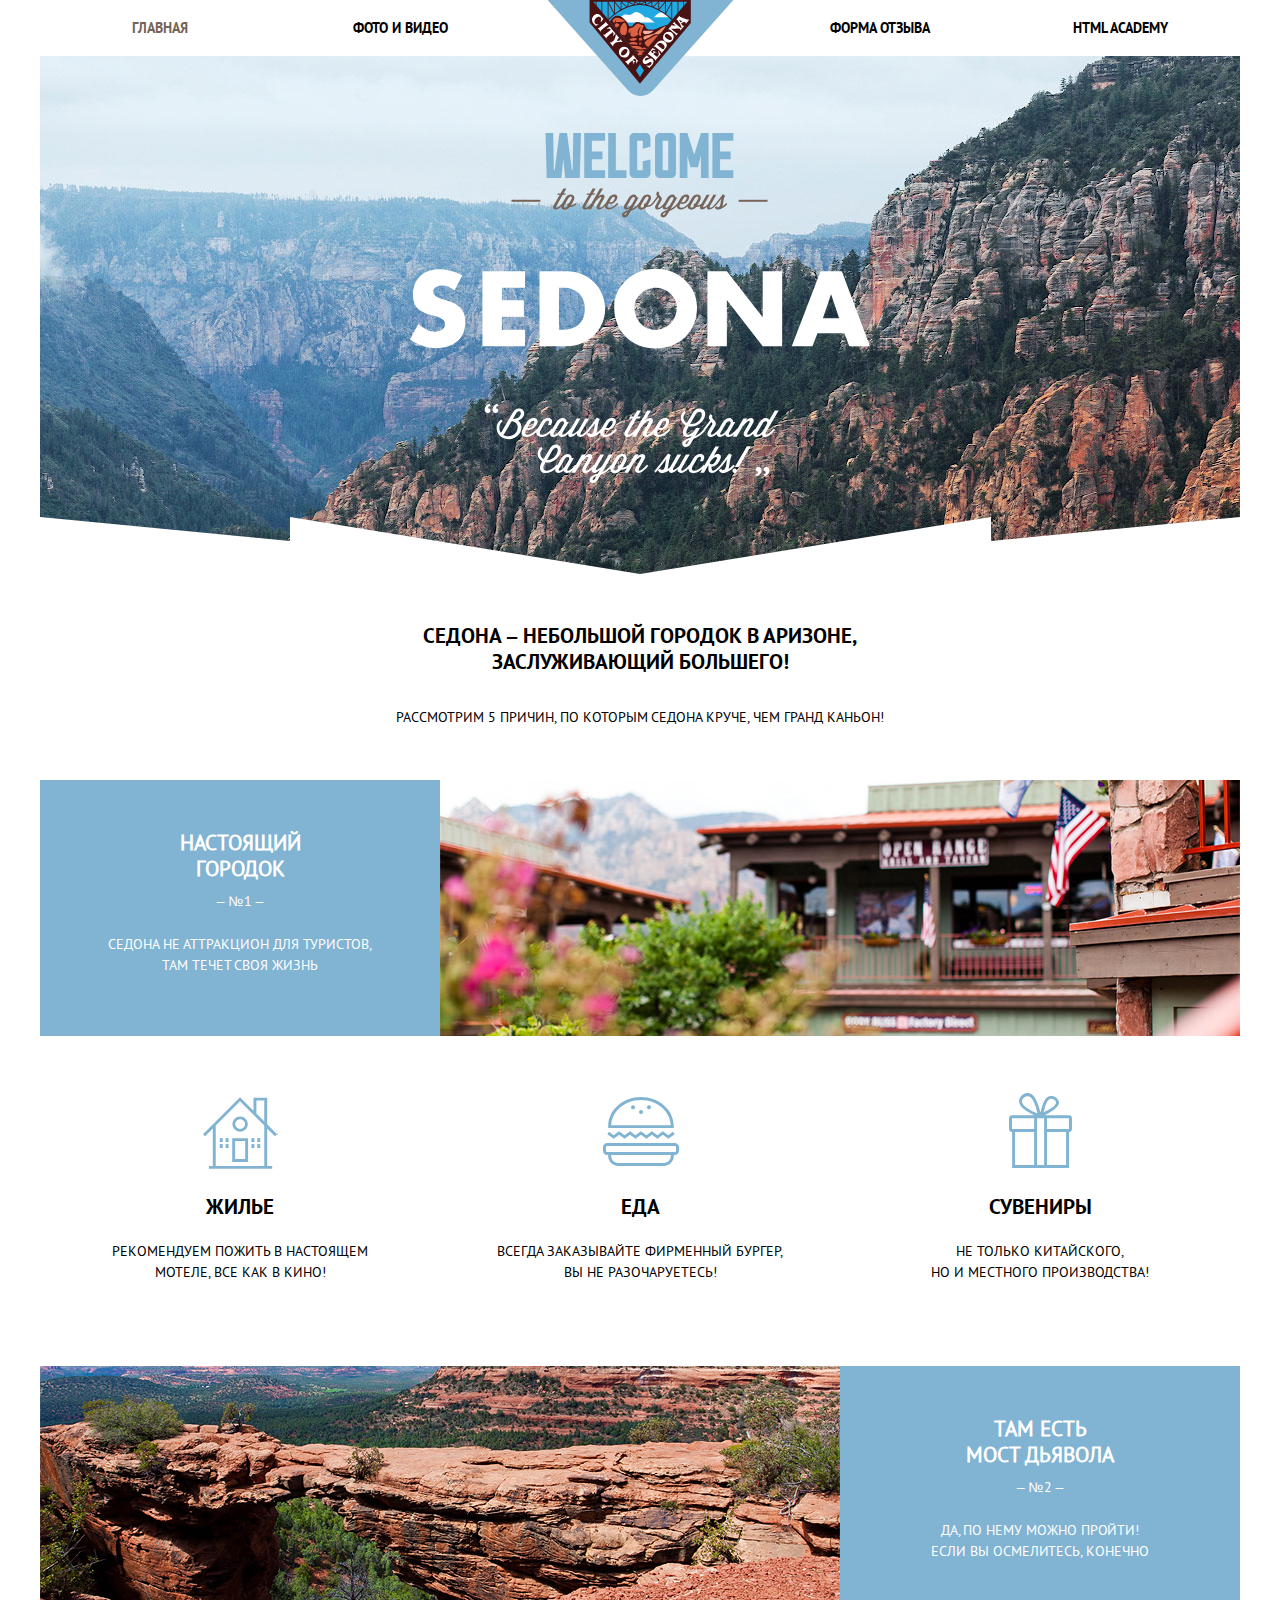
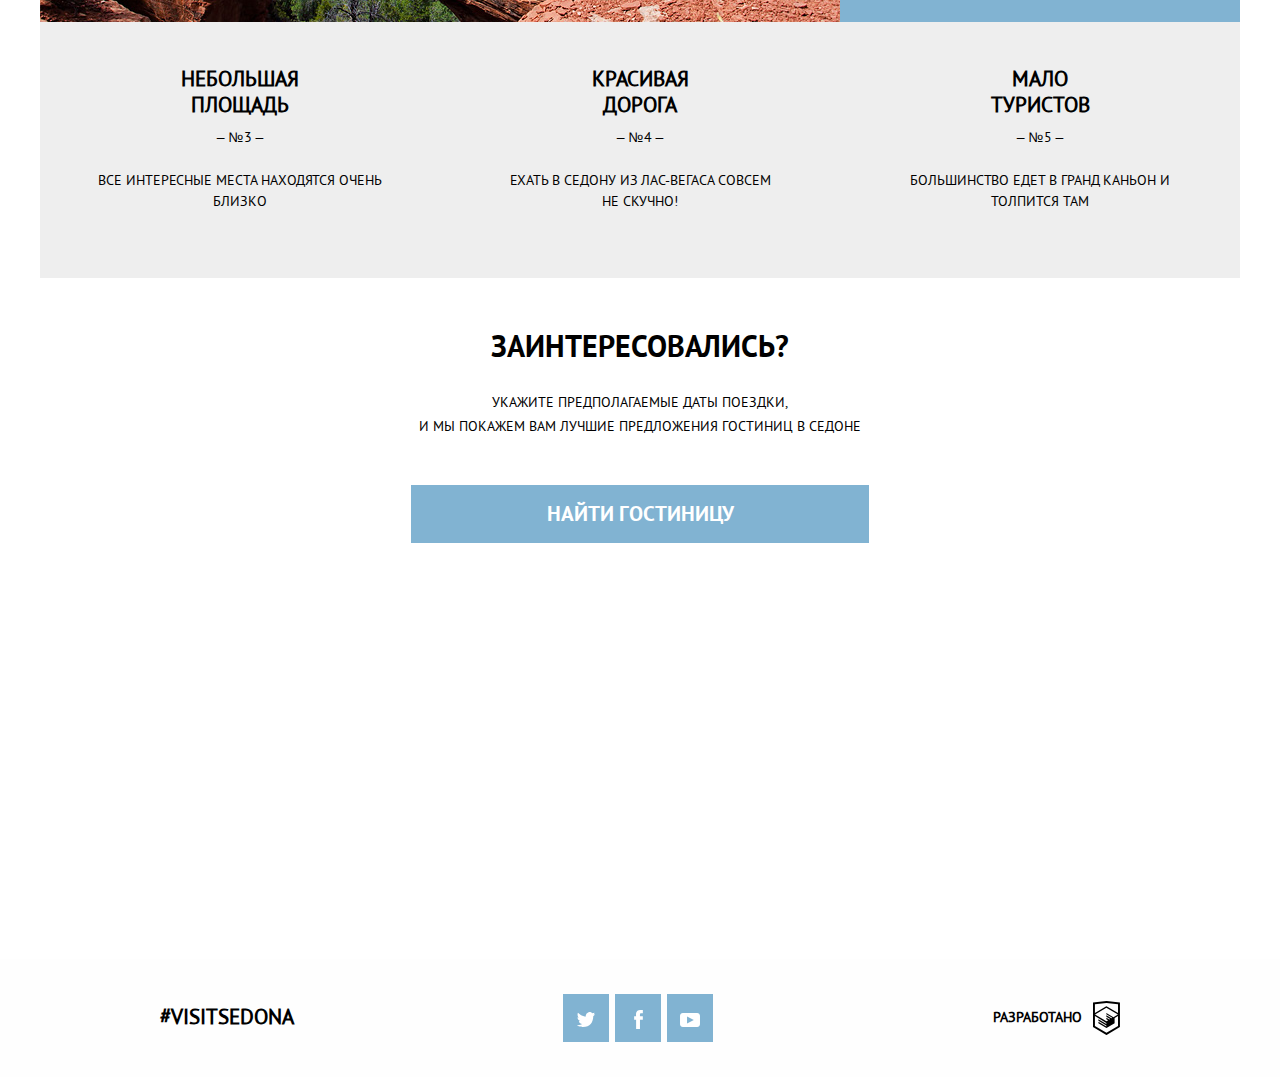
<file: index.html>
<!DOCTYPE html>
<html lang="ru">
  <head>
    <meta charset="utf-8">
    <title>HTML Academy: Седона</title>
    <link href="css/normalize.css" rel="stylesheet">
    <link href="css/style-min.css" rel="stylesheet">
    <meta name="viewport" content="width=device-width, initial-scale=1">
  </head>
  <body>
    <svg style="display: none;">
      <symbol id="academy-icon" viewBox="0 0 26.943 34.09">
        <path d="M13.62,0.017L13.472,0L0,1.412v24.661l13.473,8.017l13.43-7.99l0.042-0.025V1.412L13.62,0.017z M25.019,12.127L13.495,5.334 L13.494,5.23l-0.087,0.05l-0.088-0.056v0.109L1.925,12.118V3.147l11.548-1.212l11.547,1.212V12.127z M13.405,6.787L24.923,13.5 l-4.479,2.64l-7.093-4.221l-0.014,1.415l5.904,3.513l-0.86,0.507l-5.03-2.992l-0.014,1.415l3.827,2.275l-0.782,0.523l-3.031-1.787 l-0.014,1.413l1.853,1.091l-1.8,1.081L2.034,13.622L13.405,6.787z M1.925,15.127l11.411,6.791l0.016,1.044L5.41,18.234L5.395,19.65 l7.979,4.795l0.018,1.076l-7.973-4.74l-0.013,1.414l8.021,4.822l0.046,0.025l8.143-4.872l-0.011-5.177l3.415-2.036v10.021 L13.472,31.85L1.925,24.979V15.127z"></path>
      </symbol>
    </svg>
    <header class="page-header">
      <nav class="main-nav  main-nav--closed main-nav--nojs">
        <button class="main-nav__toggle" type="button">
          <span class="visually-hidden">Открыть меню</span>
        </button>
        <ul class="main-nav__menu site-list">
          <li class="site-list__item site-list__item--active">
            <a class="site-list__link" href="#">Главная</a>
          </li>
          <li class="site-list__item">
            <a class="site-list__link" href="photo.html">Фото и видео</a>
          </li>
          <li class="site-list__item">
            <a class="site-list__link" href="form.html">Форма отзыва</a>
          </li>
          <li class="site-list__item">
            <a class="site-list__link" href="https://htmlacademy.ru/intensive/adaptive">HTML Academy</a>
          </li>
        </ul>
        <div class="site-list__logo-wrapper">
          <a class="site-list__logo" tabindex="-1">
            <picture>
              <source srcset="img/logo-sedona-desktop.svg" media="(min-width: 786px)">
              <source srcset="img/logo-sedona-tablet.svg" media="(min-width: 501px)">
              <img class="site-list__logo-image" src="img/logo-sedona-mobile.svg" width="102" height="83" alt="Седона">
            </picture>
          </a>
        </div>
      </nav>
      <img class="page-header__slogan" src="img/text-sedona-index.svg" width="282" height="214" alt="Welcome to the gergeus Sedona">
    </header>
    <main class="page-main container">
      <h1 class="page-main__title">Седона &#8211; небольшой городок в Аризоне, заслуживающий большего!</h1>
      <p class="page-main__promo">Рассмотрим 5 причин, по которым Седона круче, чем Гранд Каньон!</p>
      <section class="advantages">
        <h2 class="visually-hidden">Преимущества города, как места паломничества туристов</h2>
        <ol class="advantages-list">
          <li class="advantages-list__item advantages-list__item--photo real-town">
            <div class="advantages-list__item-wrapper">
              <div class="advantages-list__text-wrapper">
                <h3 class="advantages-list__title">Настоящий городок</h3>
                <p class="advantages-list__promo">Седона не аттракцион для туристов, там течет своя жизнь</p>
              </div>
              <picture>
                <source media="(min-width: 786px)" srcset="img/main-city-desktop@1x.jpg 1x, img/main-city-desktop@2x.jpg 2x">
                <source media="(min-width: 501px)" srcset="img/main-city-tablet@1x.jpg 1x, img/main-city-tablet@2x.jpg 2x">
                <img class="advantages-list__photo real-town__photo" src="img/main-city-mobile@1x.jpg" srcset="img/main-city-mobile@2x.jpg 2x" width="320" height="260" alt="Улочки нашего городка">
              </picture>
            </div>
            <ul class="real-town__list town-features">
              <li class="town-features__item">
                <h4 class="town-features__title">Жилье</h4>
                <p class="town-features__promo">Рекомендуем пожить в настоящем мотеле, все как в кино!</p>
              </li>
              <li class="town-features__item">
                <h4 class="town-features__title">Сувениры</h4>
                <p class="town-features__promo">Не только китайского, <br>но и местного производства!</p>
              </li>
              <li class="town-features__item">
                <h4 class="town-features__title">Еда</h4>
                <p class="town-features__promo">Всегда заказывайте фирменный бургер, вы&#160;не разочаруетесь!</p>
              </li>
            </ul>
          </li>
          <li class="advantages-list__item advantages-list__item--photo devil-bridge">
            <div class="advantages-list__item-wrapper">
              <div class="advantages-list__text-wrapper">
                <h3 class="advantages-list__title">Там есть мост&#160;дьявола</h3>
                <p class="advantages-list__promo">Да, по нему можно пройти! Если Вы осмелитесь, конечно</p>
              </div>
              <picture>
                <source media="(min-width: 786px)" srcset="img/main-bridge-desktop@1x.jpg, img/main-bridge-desktop@2x.jpg 2x">
                <source media="(min-width: 501px)" srcset="img/main-bridge-tablet@1x.jpg 1x, img/main-bridge-tablet@2x.jpg 2x">
                <img class="advantages-list__photo devil-bridge__photo" src="img/main-bridge-mobile@1x.jpg" srcset="img/main-bridge-mobile@2x.jpg 2x" width="320" height="260" alt="Мост дьявола">
              </picture>
            </div>
          </li>
          <li class="advantages-list__item advantages-list__item--no-photo">
            <h3 class="advantages-list__title">Небольшая площадь</h3>
            <p class="advantages-list__promo">Все интересные места находятся очень близко</p>
          </li>
          <li class="advantages-list__item advantages-list__item--no-photo">
            <h3 class="advantages-list__title">Красивая дорога</h3>
            <p class="advantages-list__promo">Ехать в Седону из Лас-Вегаса совсем не скучно!</p>
          </li>
          <li class="advantages-list__item advantages-list__item--no-photo">
            <h3 class="advantages-list__title">Мало туристов</h3>
            <p class="advantages-list__promo">Большинство едет в Гранд Каньон и толпится там</p>
          </li>
        </ol>
      </section>
      <section class="booking">
        <h2 class="booking__title">Заинтересовались?</h2>
        <p class="booking__promo">Укажите предполагаемые даты поездки, <br>и мы покажем вам лучшие предложения гостиниц в Седоне</p>
        <a class="booking__link" href="#">
          Найти гостиницу
        </a>
        <iframe tabindex="-1" class="booking__map" src="https://www.google.com/maps/embed?pb=!1m18!1m12!1m3!1d1188707.2512347125!2d-112.07377393134867!3d34.62558020866895!2m3!1f0!2f0!3f0!3m2!1i1024!2i768!4f13.1!3m3!1m2!1s0x872da132f942b00d%3A0x5548c523fa6c8efd!2z0KHQtdC00L7QvdCwLCDQkNGA0LjQt9C-0L3QsCA4NjMzNiwg0KHQqNCQ!5e0!3m2!1sru!2sru!4v1565881703677!5m2!1sru!2sru" width="600" height="450" style="border:0" allowfullscreen="">
        </iframe>
      </section>
    </main>
    <footer class="page-footer">
      <div class="page-footer__wrapper">
        <p class="page-footer__hashtag"><strong>#visitsedona</strong></p>
        <ul class="page-footer__social social-links">
          <li class="social-links__item">
            <a class="social-links__link" href="https://twitter.com/htmlacademy_ru">
              <span class="visually-hidden">twitter</span>
              <img class="social-links__image" src="img/icon-twitter.svg" width="18" height="15" alt="twitter">
            </a>
          </li>
          <li class="social-links__item">
            <a class="social-links__link" href="https://www.facebook.com/htmlacademy">
              <span class="visually-hidden">facebook</span>
              <img class="social-links__image" src="img/icon-facebook.svg" width="9" height="19" alt="facebook">
            </a>
          </li>
          <li class="social-links__item">
            <a class="social-links__link" href="https://www.youtube.com/user/htmlacademyru">
              <span class="visually-hidden">youtube</span>
              <img class="social-links__image" src="img/icon-youtube.svg" width="20" height="14" alt="youtube">
            </a>
          </li>
        </ul>
        <p class="page-footer__copyrights copyrights">
          <b class="copyrights__text">Разработано</b><a class="copyrights__link" href="https://htmlacademy.ru/intensive/adaptive">
            <span class="copyrights__author-name visually-hidden">HTML Academy</span>
            <svg class="copyrights__image" width="26.943px" height="34.09px">
              <use xlink:href="#academy-icon"></use>
            </svg>
          </a>
        </p>
      </div>
    </footer>
    <script>
      var mainMenu = document.querySelector('.main-nav--nojs');
      var menuToggle = mainMenu.querySelector('.main-nav__toggle');
      var menuClosed = true;
      mainMenu.classList.remove('main-nav--nojs');
      menuToggle.addEventListener('click', function () {
        if (menuClosed) {
          mainMenu.classList.remove('main-nav--closed');
          mainMenu.classList.add('main-nav--opened');
          menuClosed = false;
        } else {
          mainMenu.classList.remove('main-nav--opened');
          mainMenu.classList.add('main-nav--closed');
          menuClosed = true;
        }
      });
    </script>
    <script src="js/picturefill.min.js"></script>
  </body>
</html>
</file>
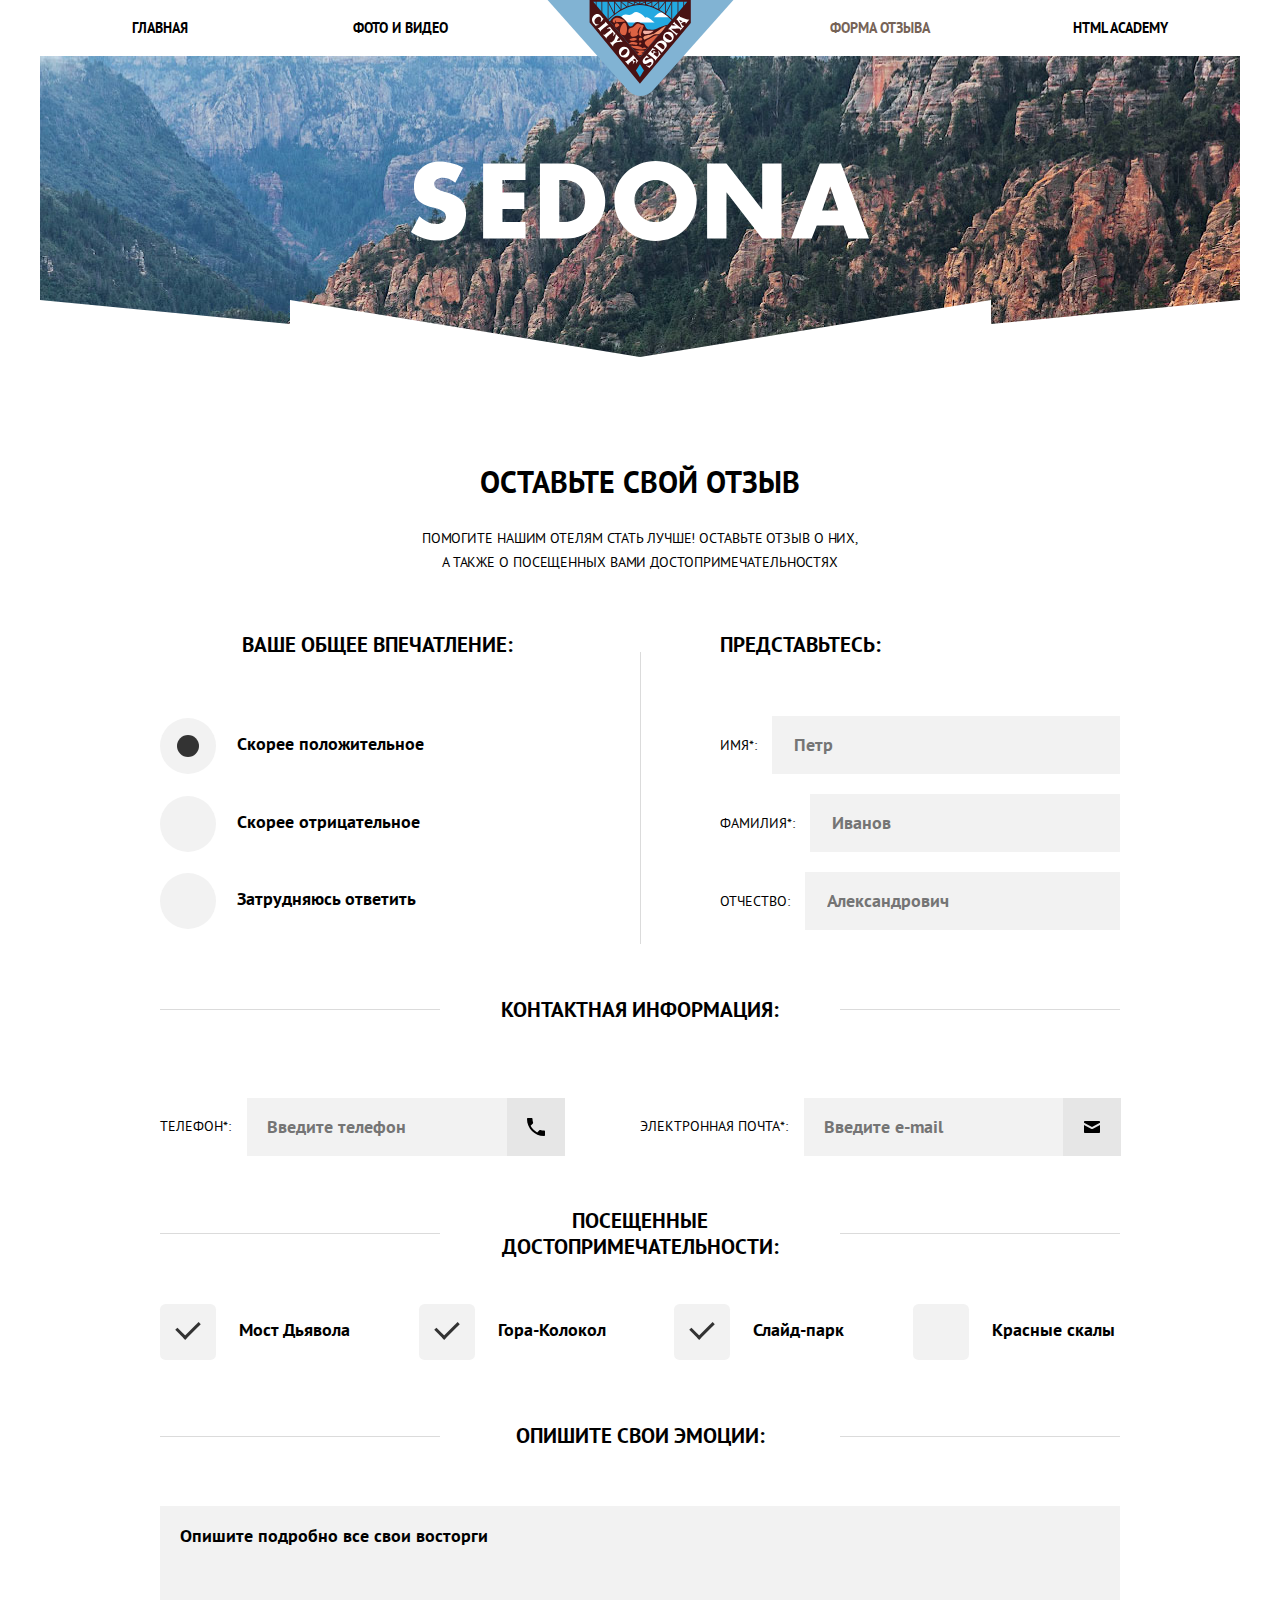
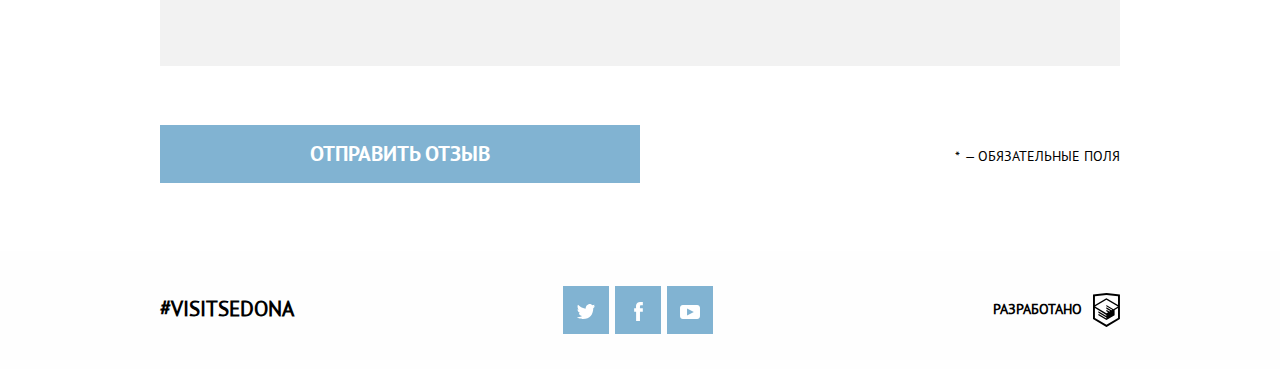
<file: form.html>
<!DOCTYPE html>
<html lang="ru">
  <head>
    <meta charset="utf-8">
    <title>HTML Academy: Седона</title>
    <link href="css/normalize.css" rel="stylesheet">
    <link href="css/style-min.css" rel="stylesheet">
    <meta name="viewport" content="width=device-width, initial-scale=1">
  </head>
  <body>
    <svg style="display: none;">
      <symbol id="academy-icon" viewBox="0 0 26.943 34.09">
        <path d="M13.62,0.017L13.472,0L0,1.412v24.661l13.473,8.017l13.43-7.99l0.042-0.025V1.412L13.62,0.017z M25.019,12.127L13.495,5.334 L13.494,5.23l-0.087,0.05l-0.088-0.056v0.109L1.925,12.118V3.147l11.548-1.212l11.547,1.212V12.127z M13.405,6.787L24.923,13.5 l-4.479,2.64l-7.093-4.221l-0.014,1.415l5.904,3.513l-0.86,0.507l-5.03-2.992l-0.014,1.415l3.827,2.275l-0.782,0.523l-3.031-1.787 l-0.014,1.413l1.853,1.091l-1.8,1.081L2.034,13.622L13.405,6.787z M1.925,15.127l11.411,6.791l0.016,1.044L5.41,18.234L5.395,19.65 l7.979,4.795l0.018,1.076l-7.973-4.74l-0.013,1.414l8.021,4.822l0.046,0.025l8.143-4.872l-0.011-5.177l3.415-2.036v10.021 L13.472,31.85L1.925,24.979V15.127z"></path>
      </symbol>
    </svg>
    <header class="page-header page-header--inner page-header--form">
      <nav class="main-nav  main-nav--closed main-nav--nojs">
        <button class="main-nav__toggle" type="button">
          <span class="visually-hidden">Открыть меню</span>
        </button>
        <ul class="main-nav__menu site-list">
          <li class="site-list__item">
            <a class="site-list__link" href="index.html">Главная</a>
          </li>
          <li class="site-list__item">
            <a class="site-list__link" href="photo.html">Фото и видео</a>
          </li>
          <li class="site-list__item site-list__item--active">
            <a class="site-list__link" href="#">Форма отзыва</a>
          </li>
          <li class="site-list__item">
            <a class="site-list__link" href="https://htmlacademy.ru/intensive/adaptive">HTML Academy</a>
          </li>
        </ul>
        <div class="site-list__logo-wrapper">
          <a class="site-list__logo" href="index.html" tabindex="-1">
            <picture>
              <source srcset="img/logo-sedona-desktop.svg" media="(min-width: 786px)">
              <source srcset="img/logo-sedona-tablet.svg" media="(min-width: 501px)">
              <img class="site-list__logo-image" src="img/logo-sedona-mobile.svg" width="102" height="83" alt="Седона">
            </picture>
          </a>
        </div>
      </nav>
      <img class="page-header__slogan" src="img/text-sedona.svg" width="282" height="80" alt="Welcome to the gergeus Sedona">
    </header>
    <main class="page-main page-main--inner page-main--form container">
      <h1 class="page-main__title">Оставьте свой отзыв</h1>
      <p class="page-main__promo">Помогите нашим отелям стать лучше! Оставьте отзыв о&#160;них, а  также о посещенных вами достопримечательностях</p>
      <form class="page-main__form feedback-form" action="https://echo.htmlacademy.ru" method="post">
        <fieldset class="feedback-form__introduction">
          <legend class="feedback-form__fieldset-title">Представьтесь:</legend>
          <p class="feedback-form__name-field">
            <label for="name">Имя*:</label>
            <input type="text" name="name" id="name" placeholder="Петр" pattern="[А-Я][А-Яа-я' -]+" minlength="2" required="">
          </p>
          <p class="feedback-form__surname-field">
            <label for="surname">Фамилия*:</label>
            <input type="text" name="surname" id="surname" placeholder="Иванов" pattern="[А-Я][А-Яа-я' -]+" minlength="2" required="">
          </p>
          <p class="feedback-form__patronymic-field">
            <label for="patronymic">Отчество:</label>
            <input type="text" name="patronymic" id="patronymic" pattern="[А-Я][А-Яа-я' -]+" minlength="2" placeholder="Александрович">
          </p>
        </fieldset>
        <fieldset class="feedback-form__contacts">
          <legend class="feedback-form__fieldset-title">Контактная информация:</legend>
          <div class="feedback-form__contacts-wrapper">
            <p class="feedback-form__phone-field">
              <label for="phone"><span>Контактный</span> телефон*:</label>
              <input type="text" name="phone" id="phone" placeholder="Введите телефон" pattern="[0-9 -]+" minlength="5" required="">
              <label class="feedback-form__phone-picture" for="phone"></label>
            </p>
            <p class="feedback-form__email-field">
              <label for="email">Электронная почта*:</label>
              <input type="email" name="email" id="email" placeholder="Введите e-mail" pattern="[A-z0-9-_]+[@][A-z0-9]+[.][A-z]+" minlength="5" required="">
              <label class="feedback-form__mail-picture" for="phone"></label>
            </p>
          </div>
        </fieldset>
        <fieldset class="feedback-form__impression">
        <legend class="feedback-form__fieldset-title">Ваше общее впечатление:</legend>
          <ul class="feedback-form__impression-field">
            <li class="feedback-form__impression-item">
              <input class="visually-hidden" type="radio" name="impression" value="good" id="good-impression" checked="">
              <label for="good-impression">Скорее положительное</label>
            </li>
            <li class="feedback-form__impression-item">
              <input class="visually-hidden" type="radio" name="impression" value="bad" id="bad-impression">
              <label for="bad-impression">Скорее отрицательное</label>
            </li>
            <li class="feedback-form__impression-item">
              <input class="visually-hidden" type="radio" name="impression" value="dont-no" id="dont-no-impression">
              <label for="dont-no-impression">Затрудняюсь ответить</label>
            </li>
          </ul>
        </fieldset>
        <fieldset class="feedback-form__local-attractions">
          <legend class="feedback-form__fieldset-title">Посещенные достопримечательности:</legend>
          <ul class="feedback-form__local-attractions-field">
            <li class="feedback-form__local-attractions-item">
              <input class="visually-hidden" type="checkbox" name="local-attractions" id="devils-bridge" value="devils-bridge" checked="">
              <label for="devils-bridge">Мост Дьявола</label>
            </li>
            <li class="feedback-form__local-attractions-item">
              <input class="visually-hidden" type="checkbox" name="local-attractions" id="bell-mountain" value="bell-mountain" checked="">
              <label for="bell-mountain">Гора-Колокол</label>
            </li>
            <li class="feedback-form__local-attractions-item">
              <input class="visually-hidden" type="checkbox" name="local-attractions" id="slide-park" value="slide-park" checked="">
              <label for="slide-park">Слайд-парк</label>
            </li>
            <li class="feedback-form__local-attractions-item">
              <input class="visually-hidden" type="checkbox" name="local-attractions" id="red-rocks" value="red-rocks">
              <label for="red-rocks">Красные скалы</label>
            </li>
          </ul>
        </fieldset>
        <fieldset class="feedback-form__emotions">
          <legend class="feedback-form__fieldset-title">Опишите свои эмоции:</legend>
          <textarea name="impression-description" cols="35" rows="4">Опишите подробно все свои восторги</textarea>
        </fieldset>
        <button class="feedback-form__button button" type="submit">
          Отправить отзыв
        </button>
        <span class="feedback-form__comment">*&#8194;&#8211; Обязательные поля</span>
      </form>
    </main>
    <footer class="page-footer">
      <div class="page-footer__wrapper">
        <p class="page-footer__hashtag"><strong>#visitsedona</strong></p>
        <ul class="page-footer__social social-links">
          <li class="social-links__item">
            <a class="social-links__link" href="https://twitter.com/htmlacademy_ru">
              <span class="visually-hidden">twitter</span>
              <img class="social-links__image" src="img/icon-twitter.svg" width="18" height="15" alt="twitter">
            </a>
          </li>
          <li class="social-links__item">
            <a class="social-links__link" href="https://www.facebook.com/htmlacademy">
              <span class="visually-hidden">facebook</span>
              <img class="social-links__image" src="img/icon-facebook.svg" width="9" height="19" alt="facebook">
            </a>
          </li>
          <li class="social-links__item">
            <a class="social-links__link" href="https://www.youtube.com/user/htmlacademyru">
              <span class="visually-hidden">youtube</span>
              <img class="social-links__image" src="img/icon-youtube.svg" width="20" height="14" alt="youtube">
            </a>
          </li>
        </ul>
        <p class="page-footer__copyrights copyrights">
          <b class="copyrights__text">Разработано</b><a class="copyrights__link" href="https://htmlacademy.ru/intensive/adaptive">
            <span class="copyrights__author-name visually-hidden">HTML Academy</span>
            <svg class="copyrights__image" width="26.943px" height="34.09px">
              <use xlink:href="#academy-icon"></use>
            </svg>
          </a>
        </p>
      </div>
    </footer>

    <section class="modal-success modal-success--hidden">
      <h2 class="modal-success__title">Ваш отзыв отправлен!</h2>
      <p class="modal-success__text">
        Спасибо за ваше участие, ваш отзыв уже поступил к нам, в&#160;ближайшее время мы опубликуем его на сайте.
      </p>
      <div class="modal-success__button-wrapper">
        <button class="modal-success__button" type="button">Закрыть окно</button>
      </div>
    </section>

    <section class="modal-fail modal-fail--hidden">
      <h2 class="modal-fail__title">Что-то пошло не так!</h2>
      <p class="modal-fail__text">
        Проверьте поля, выделенные красным, скорее всего вы забыли их заполнить
      </p>
      <button class="modal-fail__button" type="button">Ок</button>
    </section>

    <script>
      var mainMenu = document.querySelector('.main-nav--nojs');
      var menuToggle = mainMenu.querySelector('.main-nav__toggle');
      var menuClosed = true;
      var formButton = document.querySelector('.feedback-form__button');
      var successPopup = document.querySelector('.modal-success');
      var failPopup = document.querySelector('.modal-fail');
      var closeSuccessPopupButton = successPopup.querySelector('.modal-success__button');
      var closeFailPopupButton = failPopup.querySelector('.modal-fail__button');
      var formInputs = document.querySelectorAll('input');

      var checkValidity = function () {
        for (var i = 0; i < formInputs.length; i++) {
          if (!formInputs[i].validity.valid) {
            return false;
          }
        }
        return true;
      }

      mainMenu.classList.remove('main-nav--nojs');
      menuToggle.addEventListener('click', function () {
        if (menuClosed) {
          mainMenu.classList.remove('main-nav--closed');
          mainMenu.classList.add('main-nav--opened');
          menuClosed = false;
        } else {
          mainMenu.classList.remove('main-nav--opened');
          mainMenu.classList.add('main-nav--closed');
          menuClosed = true;
        }
      });

      formButton.addEventListener('click', function (evt) {
        if (checkValidity()) {
          evt.preventDefault();
          successPopup.classList.remove('modal-success--hidden');
          closeSuccessPopupButton.addEventListener('click', function () {
            successPopup.classList.add('modal-success--hidden');
          });
        } else {
          failPopup.classList.remove('modal-fail--hidden');
          closeFailPopupButton.addEventListener('click', function () {
            failPopup.classList.add('modal-fail--hidden');
          });
        }
      });
    </script>
    <script src="js/picturefill.min.js"></script>
  </body>
</html>
</file>
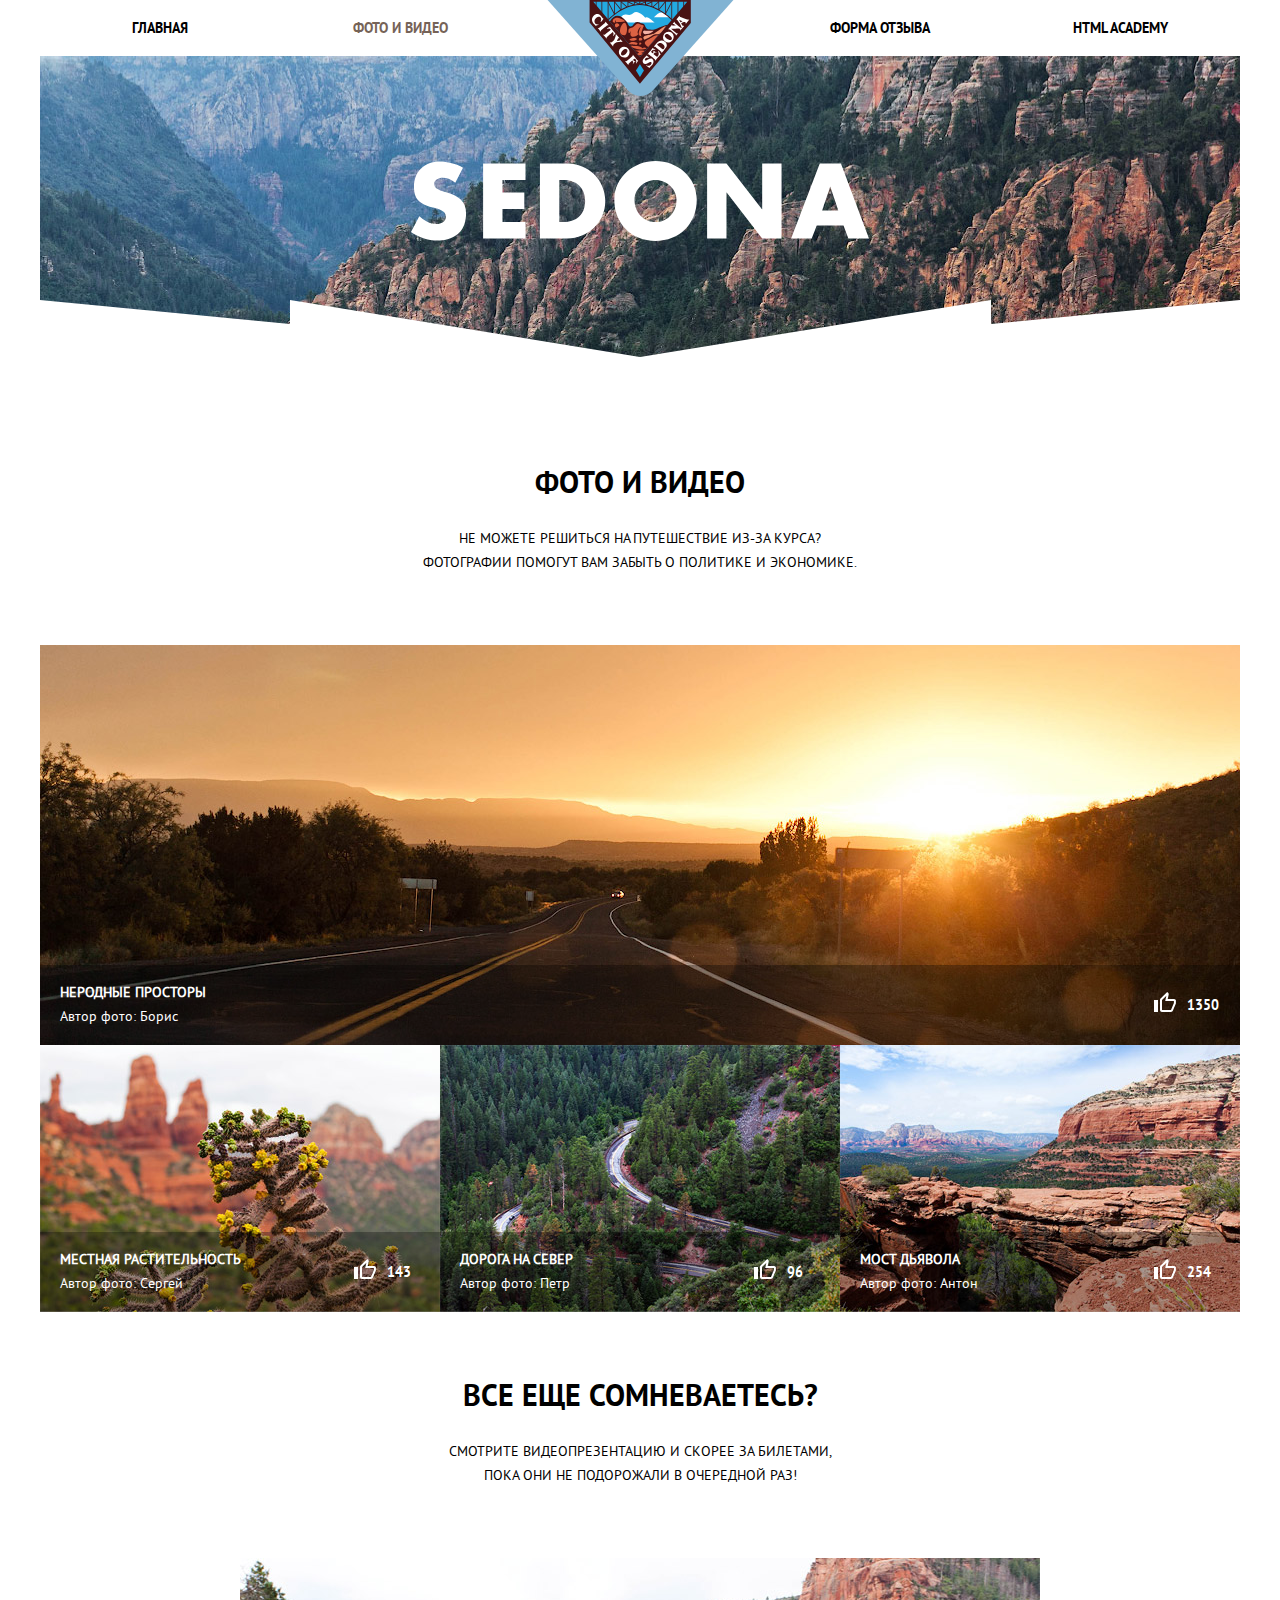
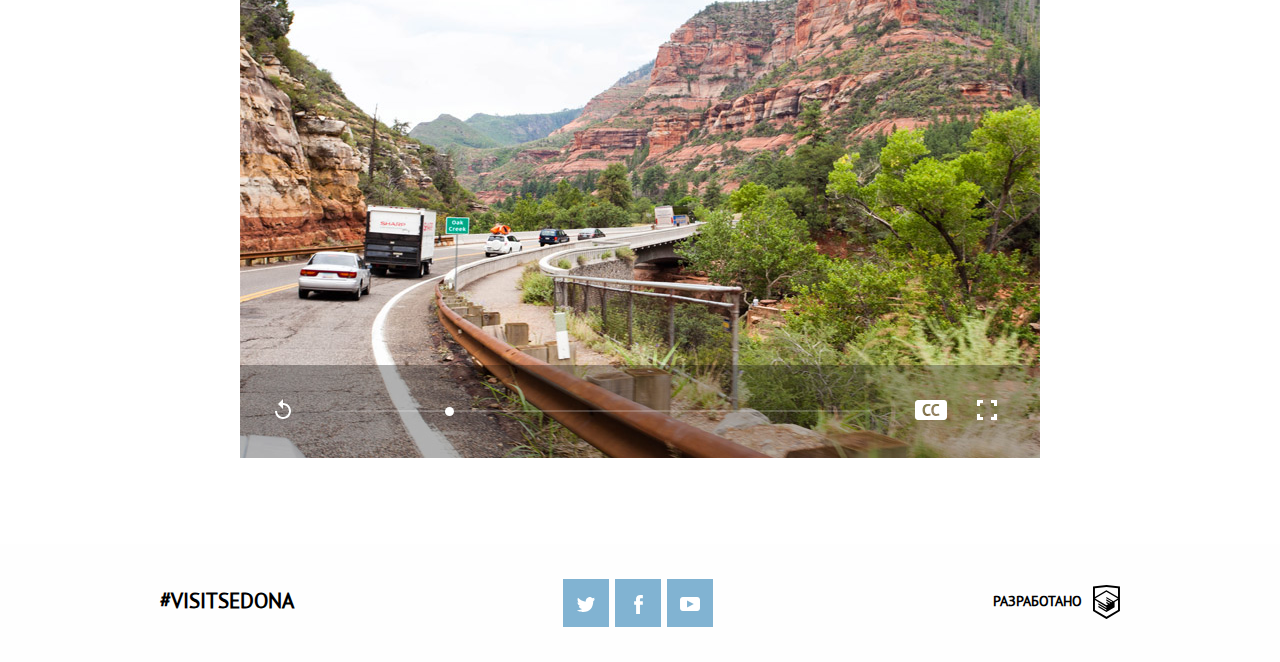
<file: photo.html>
<!DOCTYPE html>
<html lang="ru">
  <head>
    <meta charset="utf-8">
    <title>HTML Academy: Седона</title>
    <link href="css/normalize.css" rel="stylesheet">
    <link href="css/style-min.css" rel="stylesheet">
    <meta name="viewport" content="width=device-width, initial-scale=1">
  </head>
  <body>
    <svg style="display: none;">
      <symbol id="academy-icon" viewBox="0 0 26.943 34.09">
        <path d="M13.62,0.017L13.472,0L0,1.412v24.661l13.473,8.017l13.43-7.99l0.042-0.025V1.412L13.62,0.017z M25.019,12.127L13.495,5.334 L13.494,5.23l-0.087,0.05l-0.088-0.056v0.109L1.925,12.118V3.147l11.548-1.212l11.547,1.212V12.127z M13.405,6.787L24.923,13.5 l-4.479,2.64l-7.093-4.221l-0.014,1.415l5.904,3.513l-0.86,0.507l-5.03-2.992l-0.014,1.415l3.827,2.275l-0.782,0.523l-3.031-1.787 l-0.014,1.413l1.853,1.091l-1.8,1.081L2.034,13.622L13.405,6.787z M1.925,15.127l11.411,6.791l0.016,1.044L5.41,18.234L5.395,19.65 l7.979,4.795l0.018,1.076l-7.973-4.74l-0.013,1.414l8.021,4.822l0.046,0.025l8.143-4.872l-0.011-5.177l3.415-2.036v10.021 L13.472,31.85L1.925,24.979V15.127z"></path>
      </symbol>
      <symbol id="like-icon" viewBox="0 0 22 20">
        <path d="M12.383,3.646l-0.637,2.929L11.219,9H13.7h6.2v2c0,0.018,0,0.037,0.001,0.058L17,18H8V8.029 l0.014-0.015L12.383,3.646 M2,10v8V10 M13.2,0L6.6,6.6C6.2,6.9,6,7.4,6,8v10c0,1.1,0.9,2,2,2h9c0.8,0,1.5-0.5,1.8-1.2l3-7.1 C21.9,11.5,21.9,11.2,21.9,11V9H22c0-1.1-0.9-2-2-2h-6.3l1-4.6V2.1c0-0.4-0.2-0.8-0.4-1.1L13.2,0L13.2,0z M4,8H0v12h4V8L4,8z M22,9c0,0.033,0,0.044,0,0.044V9L22,9z"></path>
      </symbol>
      <symbol id="replay-icon" viewBox="0 0 16 20">
        <path fill="currentColor" d="M8,4V0L3,5l5,5V6c3.315,0,6,2.686,6,6s-2.685,6-6,6s-6-2.686-6-6H0c0,4.42,3.58,8,8,8s8-3.58,8-8S12.42,4,8,4z"></path>
      </symbol>
      <symbol id="subtitles-icon" viewBox="0 0 32 20">
        <path fill="currentColor" d="M29,0H3C1.35,0,0,1.35,0,3v14c0,1.65,1.35,3,3,3h26c1.65,0,3-1.35,3-3V3C32,1.35,30.65,0,29,0z M14.403,15.854c-0.545,0.108-1.104,0.164-1.678,0.164c-0.694,0-1.354-0.107-1.976-0.323c-0.623-0.214-1.172-0.562-1.646-1.041 s-0.852-1.103-1.133-1.868C7.69,12.02,7.551,11.091,7.551,10c0-1.134,0.157-2.085,0.471-2.851c0.315-0.768,0.723-1.384,1.224-1.854  c0.502-0.468,1.062-0.804,1.679-1.008c0.616-0.204,1.233-0.307,1.852-0.307c0.66,0,1.22,0.045,1.678,0.134  c0.457,0.087,0.835,0.192,1.133,0.313L15.14,6.347c-0.254-0.121-0.555-0.209-0.902-0.265C13.891,6.027,13.47,6,12.973,6 c-0.915,0-1.649,0.325-2.206,0.977c-0.558,0.651-0.836,1.663-0.836,3.031c0,0.598,0.067,1.142,0.199,1.632  c0.132,0.493,0.334,0.913,0.603,1.26c0.271,0.349,0.607,0.619,1.01,0.812c0.402,0.193,0.867,0.29,1.396,0.29  c0.496,0,0.915-0.049,1.257-0.148c0.342-0.099,0.639-0.227,0.893-0.38l0.463,1.841C15.398,15.564,14.949,15.745,14.403,15.854z   M23.101,15.854c-0.545,0.108-1.105,0.164-1.678,0.164c-0.694,0-1.354-0.107-1.976-0.323c-0.623-0.214-1.172-0.562-1.646-1.041  s-0.852-1.103-1.133-1.868c-0.281-0.767-0.421-1.695-0.421-2.786c0-1.134,0.157-2.085,0.471-2.851  c0.314-0.768,0.723-1.384,1.223-1.854c0.502-0.468,1.062-0.804,1.68-1.008c0.616-0.204,1.233-0.307,1.851-0.307 c0.661,0,1.221,0.045,1.678,0.134c0.458,0.087,0.836,0.192,1.133,0.313l-0.446,1.918c-0.253-0.121-0.554-0.209-0.901-0.265  C22.588,6.027,22.166,6,21.67,6c-0.915,0-1.649,0.325-2.206,0.977c-0.558,0.651-0.836,1.663-0.836,3.031  c0,0.598,0.067,1.142,0.199,1.632c0.132,0.493,0.334,0.913,0.603,1.26c0.271,0.349,0.606,0.619,1.009,0.812 c0.402,0.193,0.868,0.29,1.396,0.29c0.497,0,0.915-0.049,1.257-0.148c0.342-0.099,0.64-0.227,0.894-0.38l0.463,1.841  C24.096,15.564,23.646,15.745,23.101,15.854z"></path>
      </symbol>
      <symbol id="fullscreen-icon" viewBox="0 0 20 20">
        <g fill="currentColor">
          <polygon points="0,0 0,3 0,6 3,6 3,3 6,3 6,0 3,0"></polygon>
          <polygon points="3,14 0,14 0,17 0,20 3,20 6,20 6,17 3,17"></polygon>
          <polygon points="17,0 14,0 14,3 17,3 17,6 20,6 20,3 20,0"></polygon>
          <polygon points="17,17 14,17 14,20 17,20 20,20 20,17 20,14 17,14"></polygon>
        </g>
      </symbol>
    </svg>
    <header class="page-header page-header--inner">
      <nav class="main-nav  main-nav--closed main-nav--nojs">
        <button class="main-nav__toggle" type="button">
          <span class="visually-hidden">Открыть меню</span>
        </button>
        <ul class="main-nav__menu site-list">
          <li class="site-list__item">
            <a class="site-list__link" href="index.html">Главная</a>
          </li>
          <li class="site-list__item site-list__item--active">
            <a class="site-list__link" href="#">Фото и видео</a>
          </li>
          <li class="site-list__item">
            <a class="site-list__link" href="form.html">Форма отзыва</a>
          </li>
          <li class="site-list__item">
            <a class="site-list__link" href="https://htmlacademy.ru/intensive/adaptive">HTML Academy</a>
          </li>
        </ul>
        <div class="site-list__logo-wrapper">
          <a class="site-list__logo" href="index.html" tabindex="-1">
            <picture>
              <source srcset="img/logo-sedona-desktop.svg" media="(min-width: 786px)">
              <source srcset="img/logo-sedona-tablet.svg" media="(min-width: 501px)">
              <img class="site-list__logo-image" src="img/logo-sedona-mobile.svg" width="102" height="83" alt="Седона">
            </picture>
          </a>
        </div>
      </nav>
      <img class="page-header__slogan" src="img/text-sedona.svg" width="282" height="80" alt="Welcome to the gergeus Sedona">
    </header>
    <main class="page-main page-main--inner page-main--photo container">
      <h1 class="page-main__title">Фото и видео</h1>
      <p class="page-main__promo">
        Не можете решиться на путешествие из-за курса?
        Фотографии помогут Вам забыть о политике и экономике.
      </p>
      <section class="page-main__photo gallery">
        <h2 class="visually-hidden">Галерея</h2>
        <ul class="gallery-list">
          <li class="gallery-list__item">
            <a class="gallery-list__link" href="#">
              <picture>
                <source media="(min-width: 786px)" srcset="img/photo-sunset-desktop@1x.jpg, img/photo-sunset-desktop@2x.jpg 2x">
                <source media="(min-width: 501px)" srcset="img/photo-sunset-tablet@1x.jpg 1x, img/photo-sunset-tablet@2x.jpg 2x">
                <img class="gallery-list__image" src="img/photo-sunset-mobile@1x.jpg" srcset="img/photo-sunset-mobile@2x.jpg 2x" alt="Неродные просторы">
              </picture>
            </a>
            <div class="gallery-list__caption">
              <div class="gallery-list__text-wrapper">
                <h3 class="gallery-list__title">Неродные просторы</h3>
                <p class="gallery-list__author">Автор фото: <span class="gallery__author-name">Борис</span></p>
              </div>
              <div class="gallery-list__button-wrapper">
                <button class="gallery-list__like-button" type="button">
                  <svg class="gallery-list__like-icon" width="22px" height="20px">
                    <use xlink:href="#like-icon"></use>
                  </svg>
                  Понравилось
                </button>
                <span class="gallery-list__like-count">1350</span>
              </div>
            </div>
          </li>
          <li class="gallery-list__item">
            <a class="gallery-list__link" href="#">
              <picture>
                <source media="(min-width: 786px)" srcset="img/photo-cactus-desktop@1x.jpg, img/photo-cactus-desktop@2x.jpg 2x">
                <source media="(min-width: 501px)" srcset="img/photo-cactus-tablet@1x.jpg, img/photo-cactus-tablet@2x.jpg 2x">
                <img class="gallery-list__image" src="img/photo-cactus-mobile@1x.jpg" srcset="img/photo-cactus-mobile@2x.jpg 2x" alt="Местная растительность">
              </picture>
            </a>
            <div class="gallery-list__caption">
              <div class="gallery-list__text-wrapper">
                <h3 class="gallery-list__title">Местная растительность</h3>
                <p class="gallery-list__author">Автор фото: <span class="gallery__author-name">Сергей</span></p>
              </div>
              <div class="gallery-list__button-wrapper">
                <button class="gallery-list__like-button" type="button">
                  <svg class="gallery-list__like-icon" width="22px" height="20px">
                      <use xlink:href="#like-icon"></use>
                  </svg>
                  Понравилось
                </button>
                <span class="gallery-list__like-count">143</span>
              </div>
            </div>
          </li>
          <li class="gallery-list__item">
            <a class="gallery-list__link" href="#">
              <picture>
                <source media="(min-width: 786px)" srcset="img/photo-roads-desktop@1x.jpg, img/photo-roads-desktop@2x.jpg 2x">
                <source media="(min-width: 501px)" srcset="img/photo-roads-tablet@1x.jpg, img/photo-roads-tablet@2x.jpg 2x">
                <img class="gallery-list__image" src="img/photo-roads-mobile@1x.jpg" srcset="img/photo-roads-mobile@2x.jpg 2x" alt="Дорога на север">
              </picture>
            </a>
            <div class="gallery-list__caption">
              <div class="gallery-list__text-wrapper">
                <h3 class="gallery-list__title">Дорога на север</h3>
                <p class="gallery-list__author">Автор фото: <span class="gallery__author-name">Петр</span></p>
              </div>
              <div class="gallery-list__button-wrapper">
                <button class="gallery-list__like-button" type="button">
                  <svg class="gallery-list__like-icon" width="22px" height="20px">
                    <use xlink:href="#like-icon"></use>
                  </svg>
                  Понравилось
                </button>
                <span class="gallery-list__like-count">96</span>
              </div>
            </div>
          </li>
          <li class="gallery-list__item">
            <a class="gallery-list__link" href="#">
              <picture>
                <source media="(min-width: 786px)" srcset="img/photo-bridge-desktop@1x.jpg, img/photo-bridge-desktop@2x.jpg 2x">
                <source media="(min-width: 501px)" srcset="img/photo-bridge-tablet@1x.jpg, img/photo-bridge-tablet@2x.jpg 2x">
                <img class="gallery-list__image" src="img/photo-bridge-mobile@1x.jpg" srcset="img/photo-bridge-mobile@2x.jpg 2x" alt="Мост дьявола">
              </picture>
            </a>
            <div class="gallery-list__caption">
              <div class="gallery-list__text-wrapper">
                <h3 class="gallery-list__title">Мост дьявола</h3>
                <p class="gallery-list__author">Автор фото: <span class="gallery__author-name">Антон</span></p>
              </div>
              <div class="gallery-list__button-wrapper">
                <button class="gallery-list__like-button" type="button">
                  <svg class="gallery-list__like-icon" width="22px" height="20px">
                    <use xlink:href="#like-icon"></use>
                  </svg>
                  Понравилось
                </button>
                <span class="gallery-list__like-count">254</span>
              </div>
            </div>
          </li>
        </ul>
      </section>
      <section class="page-main__video video">
        <h2 class="video__title">Все еще сомневаетесь?</h2>
        <p class="video__description">Смотрите видеопрезентацию и скорее за билетами, пока они не подорожали в очередной раз!</p>
        <div class="video__wrapper">
          <picture>
            <source media="(min-width: 786px)" srcset="img/video-desktop@1x.jpg 1x, img/video-desktop@2x.jpg 2x">
            <source media="(min-width: 501px)" srcset="img/video-tablet@1x.jpg 1x, img/video-tablet@2x.jpg 2x">
            <img class="video__preview" src="img/video-mobile@1x.jpg" srcset="img/video-mobile@2x.jpg 2x" width="320" height="201" alt="Видеопрезентация">
          </picture>
          <div class="video__controls">
            <button class="video__replay-toggle">
              <svg class="video__replay-icon" width="16px" height="20px">
                <use xlink:href="#replay-icon"></use>
              </svg>
              <span class="visually-hidden">Повторить</span>
            </button>
            <div class="video__progress-bar">
              <div class="video__scale">
                <div class="video__range-toggle">
                </div>
              </div>
            </div>
            <button class="video__subtitles-toggle">
              <svg class="video__subtitles-icon" width="32px" height="20px">
                <use xlink:href="#subtitles-icon"></use>
              </svg>
              <span class="visually-hidden">Включить субтитры</span>
            </button>
            <button class="video__fullscreen-toggle">
              <svg class="video__fullscreen-icon" width="20px" height="20px">
                <use xlink:href="#fullscreen-icon"></use>
              </svg>
              <span class="visually-hidden">На полный экран</span>
            </button>
          </div>
        </div>
      </section>
    </main>
    <footer class="page-footer">
      <div class="page-footer__wrapper">
        <p class="page-footer__hashtag"><strong>#visitsedona</strong></p>
        <ul class="page-footer__social social-links">
          <li class="social-links__item">
            <a class="social-links__link" href="https://twitter.com/htmlacademy_ru">
              <span class="visually-hidden">twitter</span>
              <img class="social-links__image" src="img/icon-twitter.svg" width="18" height="15" alt="twitter">
            </a>
          </li>
          <li class="social-links__item">
            <a class="social-links__link" href="https://www.facebook.com/htmlacademy">
              <span class="visually-hidden">facebook</span>
              <img class="social-links__image" src="img/icon-facebook.svg" width="9" height="19" alt="facebook">
            </a>
          </li>
          <li class="social-links__item">
            <a class="social-links__link" href="https://www.youtube.com/user/htmlacademyru">
              <span class="visually-hidden">youtube</span>
              <img class="social-links__image" src="img/icon-youtube.svg" width="20" height="14" alt="youtube">
            </a>
          </li>
        </ul>
        <p class="page-footer__copyrights copyrights">
          <b class="copyrights__text">Разработано</b><a class="copyrights__link" href="https://htmlacademy.ru/intensive/adaptive">
            <span class="copyrights__author-name visually-hidden">HTML Academy</span>
            <svg class="copyrights__image" width="26.943px" height="34.09px">
              <use xlink:href="#academy-icon"></use>
            </svg>
          </a>
        </p>
      </div>
    </footer>
    <script>
      var mainMenu = document.querySelector('.main-nav--nojs');
      var menuToggle = mainMenu.querySelector('.main-nav__toggle');
      var menuClosed = true;
      mainMenu.classList.remove('main-nav--nojs');
      menuToggle.addEventListener('click', function () {
        if (menuClosed) {
          mainMenu.classList.remove('main-nav--closed');
          mainMenu.classList.add('main-nav--opened');
          menuClosed = false;
        } else {
          mainMenu.classList.remove('main-nav--opened');
          mainMenu.classList.add('main-nav--closed');
          menuClosed = true;
        }
      });
    </script>
    <script src="js/picturefill.min.js"></script>
  </body>
</html>
</file>
<file: css/style-min.css>
@font-face{font-family:"PT Sans";src:local("PTSans"),local("PT Sans"),url(../fonts/ptsans.woff) format("woff"),url(../fonts/ptsans.woff2) format("woff2");font-style:normal;font-weight:400}@font-face{font-family:"PT Sans Bold";src:local("PTSansBold"),local("PT Sans Bold"),url(../fonts/ptsansbold.woff) format("woff"),url(../fonts/ptsansbold.woff2) format("woff2");font-style:normal;font-weight:700}body{margin:0;padding:0;min-width:320px;font-family:"PT Sans","Arial",sans-serif;text-transform:uppercase;font-size:14px;line-height:21px}@media (min-width:501px){min-width: 768px;
  margin: 0 auto;}@font-face{font-family:"PT Sans";src:local("PTSans"),local("PT Sans"),url(../fonts/ptsans.woff) format("woff"),url(../fonts/ptsans.woff2) format("woff2");font-style:normal;font-weight:400}.visually-hidden:not(:active):not(:focus),input[type=checkbox].visually-hidden,input[type=radio].visually-hidden{position:absolute;width:1px;height:1px;margin:-1px;border:0;padding:0;white-space:nowrap;-webkit-clip-path:inset(100%);clip-path:inset(100%);clip:rect(0 0 0 0);overflow:hidden}.container{margin:0 auto;width:320px}@media (min-width:501px){.container{width:100%}}@media (min-width:786px){.container{max-width:1200px}}.page-header{position:relative;padding-bottom:85px;background-image:url(../img/bg-back-mobile@1x.jpg);background-repeat:no-repeat;background-position:center bottom;text-align:center}.page-header--inner{padding-bottom:67px}.page-header::after{content:"";position:absolute;width:100%;height:57px;bottom:0;left:0;background-image:url(../img/bg-intro-triangle-desktop.svg);background-position:50%}@media (-webkit-min-device-pixel-ratio:1.5),(min-resolution:144dpi),(min-resolution:1.5dppx){.page-header{background-image:url(../img/bg-back-mobile@2x.jpg);background-size:768px auto}}.page-header__slogan{display:block;width:282px;height:auto;margin:87px auto 0}.page-header--inner .page-header__slogan{width:229px;height:auto;margin-top:49px}@media (min-width:501px){.page-header{padding-bottom:91px;background-image:url(../img/bg-back-tablet@1x.jpg)}.page-header--inner{padding-bottom:116px}.page-header__slogan{margin-top:77px;width:460px;height:auto}.page-header--inner .page-header__slogan{margin-top:95px;width:458px;height:auto}}@media (min-width:501px) and (-webkit-min-device-pixel-ratio:1.5),(min-width:501px) and (min-resolution:144dpi),(min-width:501px) and (min-resolution:1.5dppx){.page-header{background-image:url(../img/bg-back-tablet@2x.jpg)}}@media (min-width:786px){.page-header{background-image:url(../img/bg-back-desktop@1x.jpg)}.page-header--inner .page-header__slogan{margin-top:105px}}@media (min-width:786px) and (-webkit-min-device-pixel-ratio:1.5),(min-width:786px) and (min-resolution:144dpi),(min-width:786px) and (min-resolution:1.5dppx){.page-header{background-image:url(../img/bg-back-desktop@2x.jpg);background-size:1200px auto}}.page-main__title{margin:39px 0 0;padding:0 30px;font-family:"PT Sans Bold","Arial",sans-serif;line-height:26px;font-size:18px;text-align:center}.page-main__promo{margin:29px auto 0;padding:0 25px;text-align:center;line-height:26px;font-size:14px;letter-spacing:-.01px}.page-main--photo{line-height:24px}.page-main--photo .page-main__promo{margin-top:25px;margin-bottom:28px;line-height:24px}.page-main--form{line-height:26px}.page-main--form .page-main__promo{padding:0 20px;margin-top:25px;margin-bottom:36px;line-height:24px}@media (min-width:501px){.page-main__title{margin:49px auto 0;padding:0;width:500px;font-size:21px}.page-main__promo{margin-top:29px}.page-main--inner .page-main__title{margin-top:74px;line-height:26px;font-size:30px}.page-main--inner .page-main__promo{width:440px;margin-top:31px}.page-main--photo .page-main__promo{margin-bottom:69px}.page-main--form .page-main__promo{margin-bottom:73px;letter-spacing:-.1px}}@media (min-width:786px){.page-main--inner .page-main__title{margin-top:112px}.page-main--form .page-main__promo{margin-bottom:58px}.page-main--photo .page-main__promo{margin-bottom:71px}}@media (max-width:500px){.main-nav{margin-bottom:40px;border-bottom:1px solid transparent}.main-nav--closed .main-nav__menu{display:none}.main-nav--nojs .main-nav__menu,.main-nav--opened .main-nav__menu{display:block}.main-nav--nojs .main-nav__toggle{display:none}.main-nav__toggle{padding:0;border:0;position:absolute;top:18px;right:20px;width:23px;height:22px;z-index:10;background-color:transparent;cursor:pointer}.main-nav--closed .main-nav__toggle{background-image:url(../img/icon-menu.svg)}.main-nav--opened .main-nav__toggle{width:22px;height:22px;background-image:url(../img/icon-cross.svg)}}@media (min-width:501px){.main-nav__toggle{display:none}}.site-list{max-width:1200px;margin:0 auto;padding:0;list-style:none}.site-list__item,.site-list__item:hover{border-top:1px solid #9ac2db;border-bottom:1px solid #678fa8}.site-list__item{color:#fff;background-color:#81b3d2}.site-list__item:hover{background-color:#669ec0}.site-list__item--active,.site-list__item:active{border-top:1px solid #678fa8;border-bottom:1px solid #ccc;background-color:#5496bd;color:rgba(255,255,255,.3)}.site-list__link{display:block;padding:14px 0;color:inherit;font-family:"PT Sans Bold","Arial",sans-serif;line-height:26px;font-size:18px;text-decoration:none}.site-list__logo-wrapper{height:56px;background-color:#fff}.site-list__logo{padding:0;position:absolute;display:block;left:50%;margin:0 0 0 -51px;z-index:1}.site-list__logo-image{display:block;width:102px;height:84px}@media (min-width:501px){.site-list{display:-webkit-box;display:-ms-flexbox;display:flex;-webkit-box-pack:justify;-ms-flex-pack:justify;justify-content:space-between;background-color:#fff}.site-list__item{width:20%;border-color:#fff;background-color:#fff;color:#000}.site-list__item:hover{border-color:#fff;background-color:#fff;color:#81b3d2}.site-list__item:active{border-color:#fff;background-color:#fff;color:rgba(0,0,0,.3)}.site-list__item:nth-child(2){margin-right:20%}.site-list__item--active{color:#766357}.site-list__item--active:hover{color:#604e43}.site-list__item--active:active{color:rgba(118,99,87,.3)}.site-list__link{padding:14px 10px;color:inherit;font-size:14px}.site-list__logo{top:0}.site-list__logo-wrapper{height:0}}@media (min-width:786px){.site-list__logo{margin-left:-93.5px}.site-list__logo-image{width:187px;height:96px}}.advantages{margin-top:4px}@media (min-width:501px){.advantages{margin-top:50px}}.advantages-list{margin:0;padding:0;list-style:none;counter-reset:count}.advantages-list__item{display:block;width:100%;padding-top:9px;counter-increment:count;text-align:center}.advantages-list__item:first-child{padding-top:0}.advantages-list__item:first-child .advantages-list__text-wrapper{position:relative;padding-top:61px}.advantages-list__item:first-child .advantages-list__text-wrapper::before{content:"";position:absolute;width:100%;height:37px;top:0;left:0;background-image:url(../img/bg-triangle.svg);background-position:50%}.advantages-list__item-wrapper{background-color:rgba(0,0,0,.3)}.advantages-list__text-wrapper{padding-top:22px;padding-bottom:24px}.advantages-list__item--photo .advantages-list__text-wrapper{color:#fff;background-color:#81b3d2}.advantages-list__photo{display:block}.advantages-list__title{margin:16px;padding:0;font-size:18px;line-height:26px}.advantages-list__promo,.advantages-list__title::after{line-height:21px;font-size:14px;font-family:"PT Sans","Arial",sans-serif;font-weight:400}.advantages-list__title::after{display:block;height:20px;content:"\2013  №" counter(count) " \2013";margin:9px auto;width:50px}.advantages-list__promo{width:90%;margin:16px auto;padding:0}.advantages-list__item--no-photo .advantages-list__promo{width:80%}.advantages-list__item--no-photo{padding-bottom:13px;border-bottom:1px solid #e5e5e5;background-color:#eee}.advantages-list__item--no-photo:last-child{border:0}@media (min-width:501px){.advantages-list{display:-webkit-box;display:-ms-flexbox;display:flex;-ms-flex-wrap:wrap;flex-wrap:wrap;-webkit-box-pack:justify;-ms-flex-pack:justify;justify-content:space-between;max-width:768px}.advantages-list__item:first-child .advantages-list__text-wrapper::before{display:none}.advantages-list__item-wrapper{display:-webkit-box;display:-ms-flexbox;display:flex;min-height:256px;overflow:hidden}.advantages-list__text-wrapper{width:33.33333333%;padding-top:15px;padding-bottom:10px}.advantages-list__item:first-child .advantages-list__text-wrapper{padding-top:15px;padding-bottom:10px}.advantages-list__promo{width:66%;margin-bottom:0;letter-spacing:-.06px}.advantages-list__item--no-photo .advantages-list__promo{width:66%}.advantages-list__item:nth-child(4) .advantages-list__promo{width:55%}.advantages-list__photo{width:512px;height:auto;min-height:100%}.advantages-list__item:nth-child(2) .advantages-list__item-wrapper{-webkit-box-orient:horizontal;-webkit-box-direction:reverse;-ms-flex-direction:row-reverse;flex-direction:row-reverse}.advantages-list__title{width:155px;margin:30px auto 23px;font-size:21px}.advantages-list__item--no-photo{padding-bottom:45px;width:33.33333333%;border:0}.advantages-list__item--no-photo .advantages-list__title{margin-top:35px}}@media (min-width:786px){.advantages-list{max-width:1200px}.advantages-list__item-wrapper{overflow:hidden;-webkit-box-align:center;-ms-flex-align:center;align-items:center;min-height:256px}.advantages-list__text-wrapper{padding:0;min-height:256px}.advantages-list__item:first-child .advantages-list__text-wrapper{padding:0}.advantages-list__title{margin-top:50px}.advantages-list__item:nth-child(4) .advantages-list__promo{width:66%}.advantages-list__item:nth-child(3) .advantages-list__promo{width:72%}.advantages-list__item:nth-child(2) .advantages-list__promo{width:55%}.advantages-list__photo{width:800px;height:auto;margin-top:-72px;margin-bottom:-72px}.advantages-list__item--no-photo{padding-bottom:66px}}.town-features{margin:35px 30px 29px 70px;padding:0;list-style:none;text-align:left}.town-features__item{position:relative;margin-bottom:28px}.town-features__title{margin:0;padding:0;font-family:"PT Sans Bold","Arial",sans-serif;line-height:26px;font-size:18px}.town-features__item::before{content:"";position:absolute;top:-10px;left:-49px;width:39px;height:37px;background-image:url(../img/icon-house.svg);background-size:contain}.town-features__item:nth-child(2)::before{top:-11px;left:-45px;width:32px;height:38px;background-image:url(../img/icon-gift.svg)}.town-features__item:nth-child(3)::before{top:-5px;left:-52px;width:40px;height:35px;background-image:url(../img/icon-burger.svg)}.town-features__item:nth-child(2) br{display:none}@media (min-width:501px){.town-features{display:-webkit-box;display:-ms-flexbox;display:flex;margin-left:auto;margin-right:auto;margin-bottom:11px;padding-top:123px;text-align:center;-ms-flex-pack:distribute;justify-content:space-around}.town-features__item{width:21.5%}.town-features__item:nth-child(2){-webkit-box-ordinal-group:2;-ms-flex-order:1;order:1}.town-features__item::before{content:"";position:absolute;top:-60px;left:50%;width:75px;height:72px;margin:-37px;background-image:url(../img/icon-house.svg)}.town-features__item:nth-child(2)::before{top:-64px;left:53%;width:63px;height:75px;background-image:url(../img/icon-gift.svg)}.town-features__item:nth-child(3)::before{top:-60px;left:50%;width:76px;height:69px;background-image:url(../img/icon-burger.svg)}.town-features__title{font-size:21px}.town-features__promo{margin-top:21px}}@media (min-width:786px){.town-features{margin-bottom:32px}.town-features__item{width:24%}.town-features__item:nth-child(2) br{display:inline}.town-features__item:nth-child(2)::before{left:52%}}.booking__title{padding:0;margin:27px 0 0;text-align:center;font-family:"PT Sans Bold","Arial",sans-serif;font-weight:700;line-height:26px;font-size:21px}.booking__link,.booking__promo{padding:0 15px;margin:19px auto 0;text-align:center;line-height:24px}.booking__promo br{display:none}.booking__link{display:block;width:240px;margin:35px auto 49px;padding:16px 20px;font-family:"PT Sans Bold","Arial",sans-serif;font-weight:700;line-height:26px;font-size:21px;color:#fff;text-decoration:none;background-color:#81b3d2}.booking__link:hover{background-color:#669ec0}.booking__link:focus{outline:1px dotted #000;background-color:#669ec0}.booking__link:active{background-color:#5496bd}.booking__link.disabled,.feedback-form__contacts input:hover,.feedback-form__introduction input:hover{background-color:#e5e5e5}.booking__map{width:100%;height:350px;border:0;display:block}@media (min-width:501px){.booking__title{margin-top:55px;font-size:30px}.booking__promo{margin-top:31px;width:450px}.booking__promo br{display:inline}.booking__link{width:418px;margin-top:42px;margin-bottom:58px}}@media (min-width:786px){.booking__link{margin-top:47px;margin-bottom:66px}}.gallery-list{display:block;width:320px;margin:0 auto 50px;padding:0;list-style:none}.gallery-list__item{position:relative;margin:17px auto;padding-top:22px;padding-bottom:1px;width:280px}.feedback-form legend::before,.gallery-list__item::before{content:"";position:absolute;top:-1px;left:-20px;width:320px;height:1px;background-color:#e5e5e5}.gallery-list__image{display:block;width:100%;height:auto;background-color:rgba(0,0,0,.3)}.gallery-list__caption{min-height:80px}.gallery-list__title{margin-top:15px;margin-bottom:0;font-size:14px}.gallery-list__author{margin:0 0 7px;text-transform:none}.gallery-list__button-wrapper{display:-webkit-box;display:-ms-flexbox;display:flex}.gallery-list__like-button{display:block;padding:0;width:22px;height:20px;font-size:0;border:0;background:0 0;cursor:pointer}.gallery-list__like-icon{fill:#b2b2b2}.gallery-list__like-count{display:block;font-family:"PT Sans Bold","Arial",sans-serif;font-weight:700;padding-left:14px;padding-top:1px}@media (min-width:501px){.gallery-list{display:-webkit-box;display:-ms-flexbox;display:flex;margin-bottom:66px;-ms-flex-wrap:wrap;flex-wrap:wrap;width:84.375%}.gallery-list__item{width:50%;margin:0;padding:0}.gallery-list__item:first-child{width:100%}.gallery-list__item::before{display:none}.gallery-list__caption{min-height:60px;display:-webkit-box;display:-ms-flexbox;display:flex;padding:10px 20px;-webkit-box-pack:justify;-ms-flex-pack:justify;justify-content:space-between;-webkit-box-align:center;-ms-flex-align:center;align-items:center;background-color:#f2f2f2}.gallery-list__item:nth-child(3) .gallery-list__caption{background-color:#eaeaea}.gallery-list__title{margin-top:5px}.gallery-list__button-wrapper{min-width:66px}.gallery-list__like-count{padding-left:11px}}@media (min-width:786px){.gallery-list{width:100%;margin-bottom:70px}.gallery-list__item{width:33.33333333%}.gallery-list__caption{-webkit-box-sizing:border-box;box-sizing:border-box;position:absolute;width:100%;bottom:0;left:0;color:#fff;background-color:rgba(0,0,0,.3)}.gallery-list__item:nth-child(3) .gallery-list__caption{background-color:rgba(0,0,0,.3)}.gallery-list__like-icon{fill:#fff}}.video{margin-bottom:74px}.video__title{margin:0 auto 26px;font-family:"PT Sans Bold","Arial",sans-serif;font-weight:700;line-height:26px;font-size:18px;text-align:center}.video__description{text-align:center;width:240px;margin:0 auto 35px}.video__preview{display:block;width:100%;height:auto}.video__controls{-webkit-box-sizing:border-box;box-sizing:border-box;margin:0 auto;padding:0 13px;position:relative;display:-webkit-box;display:-ms-flexbox;display:flex;-webkit-box-pack:justify;-ms-flex-pack:justify;justify-content:space-between;-webkit-box-align:center;-ms-flex-align:center;align-items:center;width:280px;height:66px;background-color:#f2f2f2}.video__progress-bar{position:absolute;bottom:100%;left:0;width:100%;height:45px;background-color:rgba(0,0,0,.6)}.video__scale{position:relative;margin:0 auto;top:50%;width:84%;height:2px;background-color:rgba(255,255,255,.2)}.video__range-toggle{position:absolute;top:-3.5px;left:15%;width:9px;height:9px;border-radius:50%;background-color:#fff}.video__controls button{padding:0;width:40px;height:40px;border:0;-ms-flex-negative:0;flex-shrink:0;background:0 0;cursor:pointer}.video__subtitles-toggle{margin-left:100px;margin-top:3px}.video__fullscreen-toggle{margin-top:3px}.video__fullscreen-toggle,.video__replay-toggle,.video__subtitles-toggle{color:#5c6870}.video__fullscreen-toggle:hover,.video__replay-toggle:hover,.video__subtitles-toggle:hover{color:#333}.video__fullscreen-toggle:active,.video__replay-toggle:active,.video__subtitles-toggle:active{color:#b8b8b8}@media (min-width:501px){.video{margin-bottom:42px}.video__title{font-size:30px;margin-bottom:31px}.video__description{width:420px;margin-bottom:73px}.video__wrapper{position:relative;width:84.375%;margin:0 auto}.video__controls{position:absolute;width:100%;padding:0 23px;height:93px;bottom:0;background-color:rgba(0,0,0,.3)}.video__subtitles-toggle{margin-left:25px;margin-top:3px}.video__fullscreen-toggle{margin-top:3px;margin-right:8px}.video__progress-bar{width:64.7%;margin-left:10px;position:static;background:0 0;-ms-flex-negative:0;flex-shrink:0}.video__scale{width:100%}.video__range-toggle{left:30%}.video__fullscreen-toggle,.video__replay-toggle,.video__subtitles-toggle{color:#fff}.video__fullscreen-toggle:hover,.video__replay-toggle:hover,.video__subtitles-toggle:hover{color:#c2c2c2}.video__fullscreen-toggle:active,.video__replay-toggle:active,.video__subtitles-toggle:active{color:#949494}}@media (min-width:800px){.video{margin-bottom:86px}.video__description{margin-bottom:71px}.video__wrapper{width:800px}.video__subtitles-toggle{margin-left:25px;margin-top:1px}.video__fullscreen-toggle{margin-top:1px;margin-right:10px}.video__progress-bar{width:71.7%;margin-left:10px;margin-bottom:2px}.video__range-toggle{left:21.5%}}.feedback-form{margin:0 20px 72px;padding-bottom:1px}.feedback-form fieldset{width:100%;margin:0 0 24px;padding:0;border:0}.feedback-form legend,.feedback-form__contacts input,.feedback-form__introduction input{font-family:"PT Sans Bold","Arial",sans-serif;font-weight:700;line-height:26px;font-size:18px}.feedback-form legend{position:relative;margin:0 auto 21px;text-align:center;padding:0}.feedback-form legend::before{top:-19px;left:50%;margin-left:-160px}.feedback-form__contacts input,.feedback-form__introduction input{-webkit-box-sizing:border-box;box-sizing:border-box;border:0;border-radius:0;padding:16px;background-color:#f2f2f2;color:#000;min-height:58px}.feedback-form__contacts input:focus,.feedback-form__introduction input:focus{border:4px solid #e5e5e5;background-color:#fff}.feedback-form__contacts input:focus{padding:12px 16px}.feedback-form__contacts p,.feedback-form__introduction p{margin:0 0 20px;min-height:58px;padding:0;line-height:0;display:-webkit-box;display:-ms-flexbox;display:flex;-webkit-box-pack:justify;-ms-flex-pack:justify;justify-content:space-between;-webkit-box-align:center;-ms-flex-align:center;align-items:center}.feedback-form__contacts p{position:relative;-ms-flex-wrap:wrap;flex-wrap:wrap;margin:0 0 7px}.feedback-form__contacts legend{margin-bottom:15px}.feedback-form__introduction label{margin:0 15px 0 0;-webkit-box-flex:0;-ms-flex-positive:0;flex-grow:0}.feedback-form__contacts label,.feedback-form__introduction label{-ms-flex-negative:0;flex-shrink:0;line-height:26px}.feedback-form__introduction input{width:50%;-ms-flex-negative:1;flex-shrink:1;-webkit-box-flex:1;-ms-flex-positive:1;flex-grow:1;padding-left:22px}.feedback-form__introduction input:focus{padding:12px 12px 12px 18px}.feedback-form__contacts label{-webkit-box-sizing:border-box;box-sizing:border-box;width:60%;margin:5px 20px 7px;-webkit-box-flex:1;-ms-flex-positive:1;flex-grow:1}.feedback-form__contacts input{width:50%;padding-left:20px;-ms-flex-negative:1;flex-shrink:1;-webkit-box-flex:1;-ms-flex-positive:1;flex-grow:1}.feedback-form__contacts .feedback-form__mail-picture,.feedback-form__contacts .feedback-form__phone-picture{margin:0;padding:0;width:58px;height:58px;-webkit-box-flex:0;-ms-flex-positive:0;flex-grow:0;-ms-flex-negative:0;flex-shrink:0;background:#e6e6e6 url(../img/icon-phone.svg) center center/18px 18px no-repeat}.feedback-form__contacts .feedback-form__mail-picture{background:#e6e6e6 url(../img/icon-mail.svg) center center/16px 16px no-repeat}.feedback-form .feedback-form__contacts{margin-bottom:40px}.feedback-form__impression legend{margin-bottom:10px}.feedback-form__impression-field,.feedback-form__local-attractions-field{margin:0;padding:0;list-style:none;text-transform:none}.feedback-form__impression-field{padding-top:1px}.feedback-form__impression-item{position:relative;margin:10px 0;padding:16px 0 16px 80px}.feedback-form__impression-field label,.feedback-form__local-attractions-field label{font-family:"PT Sans Bold","Arial",sans-serif;font-weight:700;font-size:18px;line-height:26px}.feedback-form__impression-field label::before{content:"";position:absolute;top:3px;left:0;width:56px;height:56px;background-color:#f2f2f2;border-radius:50%;cursor:pointer}.feedback-form__impression-item input:checked+label::before{cursor:default}.feedback-form__impression-item input:checked+label::after{content:"";position:absolute;top:20px;left:17px;width:22px;height:22px;background-color:#333;border-radius:50%}.feedback-form__impression-item input:hover+label::before{background-color:#e5e5e5}.feedback-form__impression-item input:focus+label::before{background-color:#e5e5e5;outline:1px dotted #000}.feedback-form__impression-item input:active+label::before{background-color:#d5d5d5}.feedback-form__impression-item input:active+label::after{background-color:#a4a4a4}.feedback-form .feedback-form__impression{margin-bottom:34px}.feedback-form__local-attractions legend{width:280px;margin-bottom:0}.feedback-form .feedback-form__local-attractions-field{padding-top:1px;display:-webkit-box;display:-ms-flexbox;display:flex;-webkit-box-pack:justify;-ms-flex-pack:justify;justify-content:space-between;-ms-flex-wrap:wrap;flex-wrap:wrap}.feedback-form__local-attractions-item{position:relative;-webkit-box-sizing:border-box;box-sizing:border-box;width:200px;margin:15px 0 6px;padding:16px 0 16px 78px;font-size:0;line-height:0}.feedback-form__local-attractions-field label::before{content:"";position:absolute;top:3px;left:0;width:56px;height:56px;background-color:#f2f2f2;border-radius:10%;cursor:pointer}.feedback-form__local-attractions-item input:checked+label::after{content:"";position:absolute;top:15px;left:21px;width:11px;height:19px;background-color:transparent;border:3px solid #333;border-top:none;border-left:none;-webkit-transform:rotate(45deg);transform:rotate(45deg)}.feedback-form__local-attractions-item input:hover+label::before{background-color:#e5e5e5}.feedback-form__local-attractions-item input:focus+label::before{background-color:#e5e5e5;outline:1px dotted #000}.feedback-form__local-attractions-item input:active+label::before{background-color:#d5d5d5}.feedback-form__local-attractions-item input:active+label::after{border-color:#a4a4a4}.feedback-form .feedback-form__local-attractions{margin-bottom:40px}.feedback-form__emotions legend{margin-bottom:17px}.feedback-form__emotions textarea{-webkit-box-sizing:border-box;box-sizing:border-box;width:100%;min-height:160px;margin:0;padding:13px 16px;border:4px solid #f2f2f2;resize:none;font-family:"PT Sans Bold","Arial",sans-serif;font-weight:700;line-height:26px;font-size:18px;background-color:#f2f2f2}.feedback-form__emotions textarea:hover{background-color:#e5e5e5;border-color:#e5e5e5}.feedback-form__emotions textarea:focus{border-color:#e5e5e5;background-color:#fff}.feedback-form .feedback-form__emotions{font-size:0;line-height:0;margin-bottom:50px}.feedback-form__button{-webkit-box-sizing:border-box;box-sizing:border-box;width:100%;margin:0;padding:16px;border:0;color:#fff;background-color:#81b3d2;font-family:"PT Sans Bold","Arial",sans-serif;line-height:26px;font-size:21px;text-transform:uppercase}.feedback-form__button:hover{background-color:#669ec0}.feedback-form__button:focus{background-color:#669ec0;outline:1px dotted #000}.feedback-form__button:active{background-color:#5496bd;color:rgba(255,255,255,.3)}.feedback-form__comment{display:none}@media (min-width:521px){.feedback-form{margin-left:60px;margin-right:60px;display:-webkit-box;display:-ms-flexbox;display:flex;-webkit-box-pack:justify;-ms-flex-pack:justify;justify-content:space-between;-ms-flex-wrap:wrap;flex-wrap:wrap}.feedback-form fieldset{border-top:1px solid #dbdbdb}.feedback-form legend{width:310px;font-size:21px}.feedback-form legend::before{display:none}.feedback-form .feedback-form__local-attractions-field{-webkit-box-pack:center;-ms-flex-pack:center;justify-content:center;-ms-flex-wrap:wrap;flex-wrap:wrap}}@media (min-width:710px){.feedback-form{margin-bottom:62px}.feedback-form .feedback-form__local-attractions-item{margin-left:30px;width:35.3%;-ms-flex-negative:1;flex-shrink:1}.feedback-form legend{width:400px;font-size:21px}.feedback-form .feedback-form__impression{position:relative;width:50%;border:0;-webkit-box-ordinal-group:0;-ms-flex-order:-1;order:-1}.feedback-form__impression legend{margin-left:0;width:auto;text-align:left;margin-bottom:38px}.feedback-form .feedback-form__impression-field::after{content:"";position:absolute;right:-1px;bottom:19px;width:1px;height:292px;background-color:#dbdbdb;z-index:2}.feedback-form__impression-item{margin:18.5px 0;padding-left:77px}.feedback-form .feedback-form__introduction{width:270px;border:0;margin-bottom:49px}.feedback-form__introduction legend{width:270px;margin-left:0;margin-bottom:58px;text-align:left}.feedback-form__contacts legend{margin-bottom:20px}.feedback-form__contacts p{margin-bottom:18px}.feedback-form .feedback-form__contacts{margin-bottom:34px}.feedback-form__local-attractions legend{margin-bottom:32px}.feedback-form__local-attractions-item{margin:8px 0 20.5px;padding:16px 0 16px 79px}.feedback-form .feedback-form__local-attractions{margin-bottom:48px}.feedback-form__emotions legend{margin-bottom:57px}.feedback-form .feedback-form__emotions{margin-bottom:59px}.feedback-form__button{width:50%}.feedback-form__comment{padding-top:3px;-ms-flex-item-align:center;align-self:center;display:block}}@media (min-width:786px){.feedback-form__impression legend{padding-left:17%}.feedback-form .feedback-form__introduction{width:41.7%;margin-bottom:47px}.feedback-form__contacts legend{margin-bottom:75px}.feedback-form__contacts-wrapper{display:-webkit-box;display:-ms-flexbox;display:flex;-webkit-box-pack:justify;-ms-flex-pack:justify;justify-content:space-between}.feedback-form__contacts p{width:41.6%;-webkit-box-pack:stretch;-ms-flex-pack:stretch;justify-content:stretch;-webkit-box-flex:0;-ms-flex-positive:0;flex-grow:0;-ms-flex-wrap:nowrap;flex-wrap:nowrap}.feedback-form__contacts p:nth-child(2){width:50%}.feedback-form__contacts input,.feedback-form__contacts label{-webkit-box-sizing:border-box;box-sizing:border-box;-webkit-box-flex:0;-ms-flex-positive:0;flex-grow:0}.feedback-form__contacts label{margin:5px 16px 7px 0;width:auto;-ms-flex-negative:1;flex-shrink:1}.feedback-form__contacts input{padding-right:7px;width:65%;-ms-flex-negative:0;flex-shrink:0}.feedback-form__email-field input{width:54%}.feedback-form__contacts span{display:none}.feedback-form .feedback-form__contacts{margin-bottom:34px}.feedback-form .feedback-form__local-attractions{margin-bottom:44px}.feedback-form .feedback-form__local-attractions-field{-webkit-box-pack:justify;-ms-flex-pack:justify;justify-content:space-between}.feedback-form .feedback-form__local-attractions-item{margin-left:0;margin-right:10px;width:auto}.feedback-form .feedback-form__local-attractions-item:last-child{margin-right:5px}}@media (min-width:1000px){.feedback-form{margin-left:120px;margin-right:120px;margin-bottom:67px}.feedback-form__contacts label{white-space:nowrap}}.page-footer{margin-top:36px;text-align:center;width:100%;background-color:#fefefe}.page-footer__hashtag{margin:0;padding:0;line-height:26px;font-size:21px}@media (min-width:500px){.page-footer{margin-top:0;padding:32px 0}.page-footer__wrapper{width:84%;display:-webkit-box;display:-ms-flexbox;display:flex;margin:0 auto;-webkit-box-pack:justify;-ms-flex-pack:justify;justify-content:space-between;-webkit-box-align:center;-ms-flex-align:center;align-items:center}.page-footer__hashtag{padding-bottom:3px}}@media (min-width:1000px){.page-footer__wrapper{width:80%;max-width:960px}}.social-links{display:-webkit-box;display:-ms-flexbox;display:flex;max-width:280px;padding:0;margin:34px auto 0;list-style:none;-webkit-box-pack:center;-ms-flex-pack:center;justify-content:center;-ms-flex-wrap:wrap;flex-wrap:wrap}.social-links__item{margin:3px;width:46px;height:48px;background-color:#81b3d2}.social-links__item :focus,.social-links__item:hover{background-color:#669ec0}.social-links__item:active{background-color:#5496bd}.social-links__link{line-height:48px;display:block}.social-links__image{vertical-align:middle}.social-links__link:active{opacity:.3}@media (min-width:500px){.social-links{margin:0;padding:0 11px 0 0;max-width:none}}.copyrights{padding:0;margin:37px 0 0}.copyrights__text{margin-right:11px}.copyrights__link,.copyrights__text{display:inline-block}.copyrights__link:focus .copyrights__image{fill:#81b3d2}.copyrights__link .copyrights__image{vertical-align:middle}.copyrights__link .copyrights__image:hover{fill:#81b3d2}.copyrights__link .copyrights__image:active{fill:#b2b2b2}@media (min-width:500px){.copyrights{margin:0;padding:0}}.modal-success{position:fixed;top:20px;left:50%;width:320px;margin-left:-160px;min-height:323px;background-color:#fff;-webkit-box-shadow:0 20px 40px rgba(0,0,0,.75);box-shadow:0 20px 40px rgba(0,0,0,.75);text-align:center;z-index:5}.modal-success--hidden{display:none}.modal-success__title{width:210px;margin:41px auto 31px;font-family:"PT Sans Bold","Arial",sans-serif;font-weight:700;line-height:26px;font-size:18px}.modal-success__text{width:220px;margin:0 auto 31px;line-height:24px;font-size:14px;text-align:center}.modal-success__button-wrapper{width:100%;padding-top:20px;min-height:78px;background-color:#f2f2f2}.modal-success__button{display:block;-webkit-box-sizing:border-box;box-sizing:border-box;width:280px;margin:0 auto;padding:16px 10px;border:0;font-family:"PT Sans Bold","Arial",sans-serif;font-weight:700;line-height:26px;font-size:18px;cursor:pointer;color:#fff;background-color:#81b3d2}.modal-success__button:hover{background-color:#669ec0}.modal-success__button:focus{background-color:#669ec0;outline:1px dotted #000}.modal-success__button:active{background-color:#5496bd;color:rgba(255,255,255,.3)}@media (min-width:700px){.modal-success{top:100px;width:640px;margin-left:-320px;min-height:347px}.modal-success__title{width:416px;margin-top:65px;font-size:30px}.modal-success__text{width:442px}.modal-success__button-wrapper{padding-top:44px;min-height:102px}.modal-success__button{width:458px}}.modal-fail{position:fixed;top:20px;left:50%;width:320px;margin-left:-160px;min-height:280px;background-color:#fff;-webkit-box-shadow:0 20px 40px rgba(0,0,0,.75);box-shadow:0 20px 40px rgba(0,0,0,.75);text-align:center;z-index:5}.modal-fail--hidden{display:none}.modal-fail__title{width:210px;margin:47px auto 34px;font-family:"PT Sans Bold","Arial",sans-serif;font-weight:700;line-height:26px;font-size:18px}.modal-fail__text{width:220px;margin:0 auto 18px;line-height:24px;font-size:14px;text-align:center}.modal-fail__button{display:block;-webkit-box-sizing:border-box;box-sizing:border-box;width:180px;margin:0 auto;padding:16px 10px;border:0;font-family:"PT Sans Bold","Arial",sans-serif;font-weight:700;line-height:26px;font-size:18px;cursor:pointer;color:#fff;background-color:#81b3d2}.modal-fail__button:hover{background-color:#669ec0}.modal-fail__button:focus{background-color:#669ec0;outline:1px dotted #000}.modal-fail__button:active{background-color:#5496bd;color:rgba(255,255,255,.3)}@media (min-width:700px){.modal-fail{top:100px;width:400px;margin-left:-200px;min-height:347px}.modal-fail__title{width:225px;margin-top:48px;margin-bottom:28px;line-height:40px;font-size:30px}.modal-fail__text{width:280px;margin-bottom:31px}.modal-fail__button{width:272px}}
/*# sourceMappingURL=style-min.css.map */
</file>
